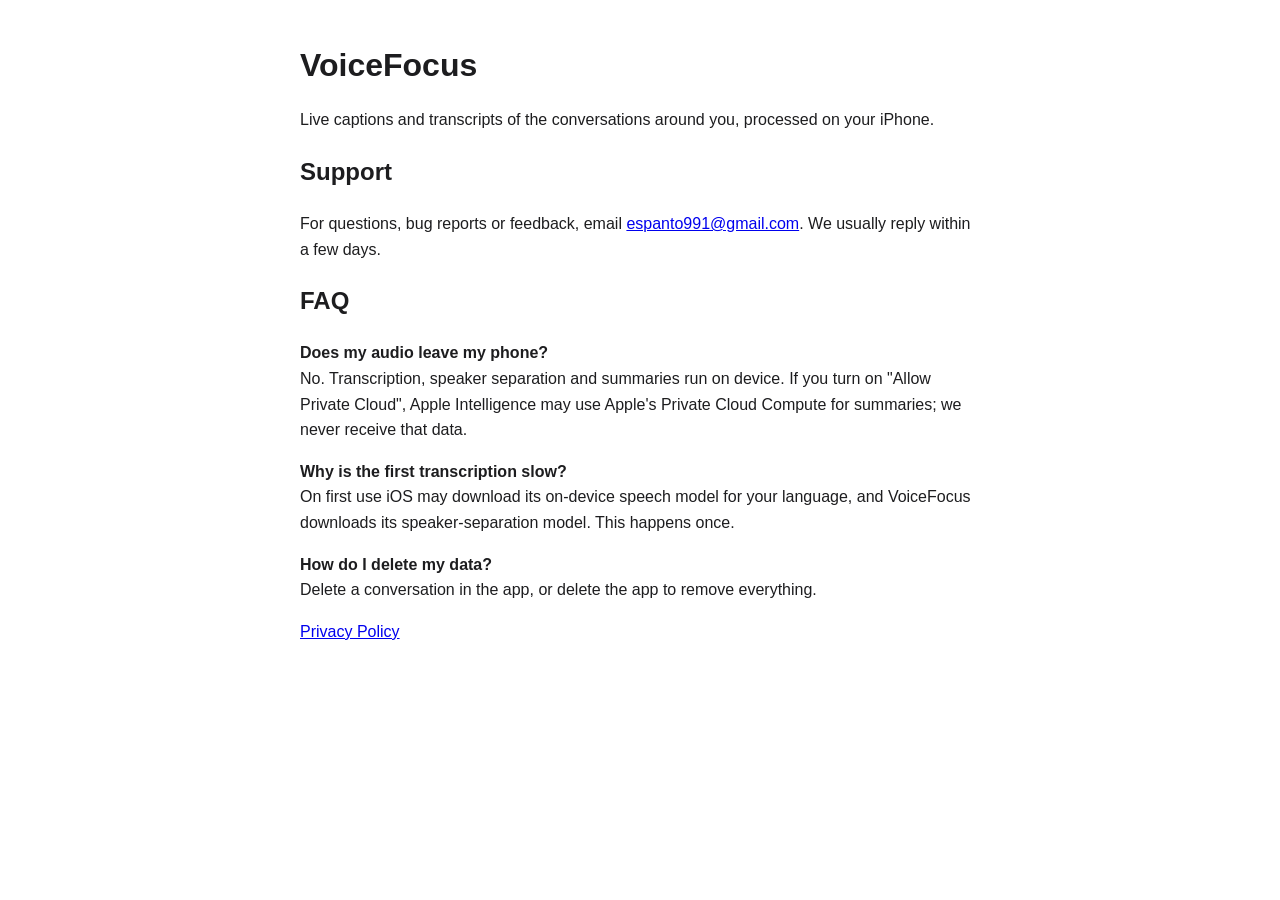
<file: index.html>
<!doctype html><html lang="en"><head><meta charset="utf-8"><meta name="viewport" content="width=device-width,initial-scale=1"><title>VoiceFocus Support</title><link rel="stylesheet" href="style.css"></head><body>
<h1>VoiceFocus</h1>
<p>Live captions and transcripts of the conversations around you, processed on your iPhone.</p>
<h2>Support</h2>
<p>For questions, bug reports or feedback, email <a href="mailto:espanto991@gmail.com">espanto991@gmail.com</a>. We usually reply within a few days.</p>
<h2>FAQ</h2>
<p><b>Does my audio leave my phone?</b><br>No. Transcription, speaker separation and summaries run on device. If you turn on "Allow Private Cloud", Apple Intelligence may use Apple's Private Cloud Compute for summaries; we never receive that data.</p>
<p><b>Why is the first transcription slow?</b><br>On first use iOS may download its on-device speech model for your language, and VoiceFocus downloads its speaker-separation model. This happens once.</p>
<p><b>How do I delete my data?</b><br>Delete a conversation in the app, or delete the app to remove everything.</p>
<p><a href="privacy.html">Privacy Policy</a></p>
</body></html>
</file>
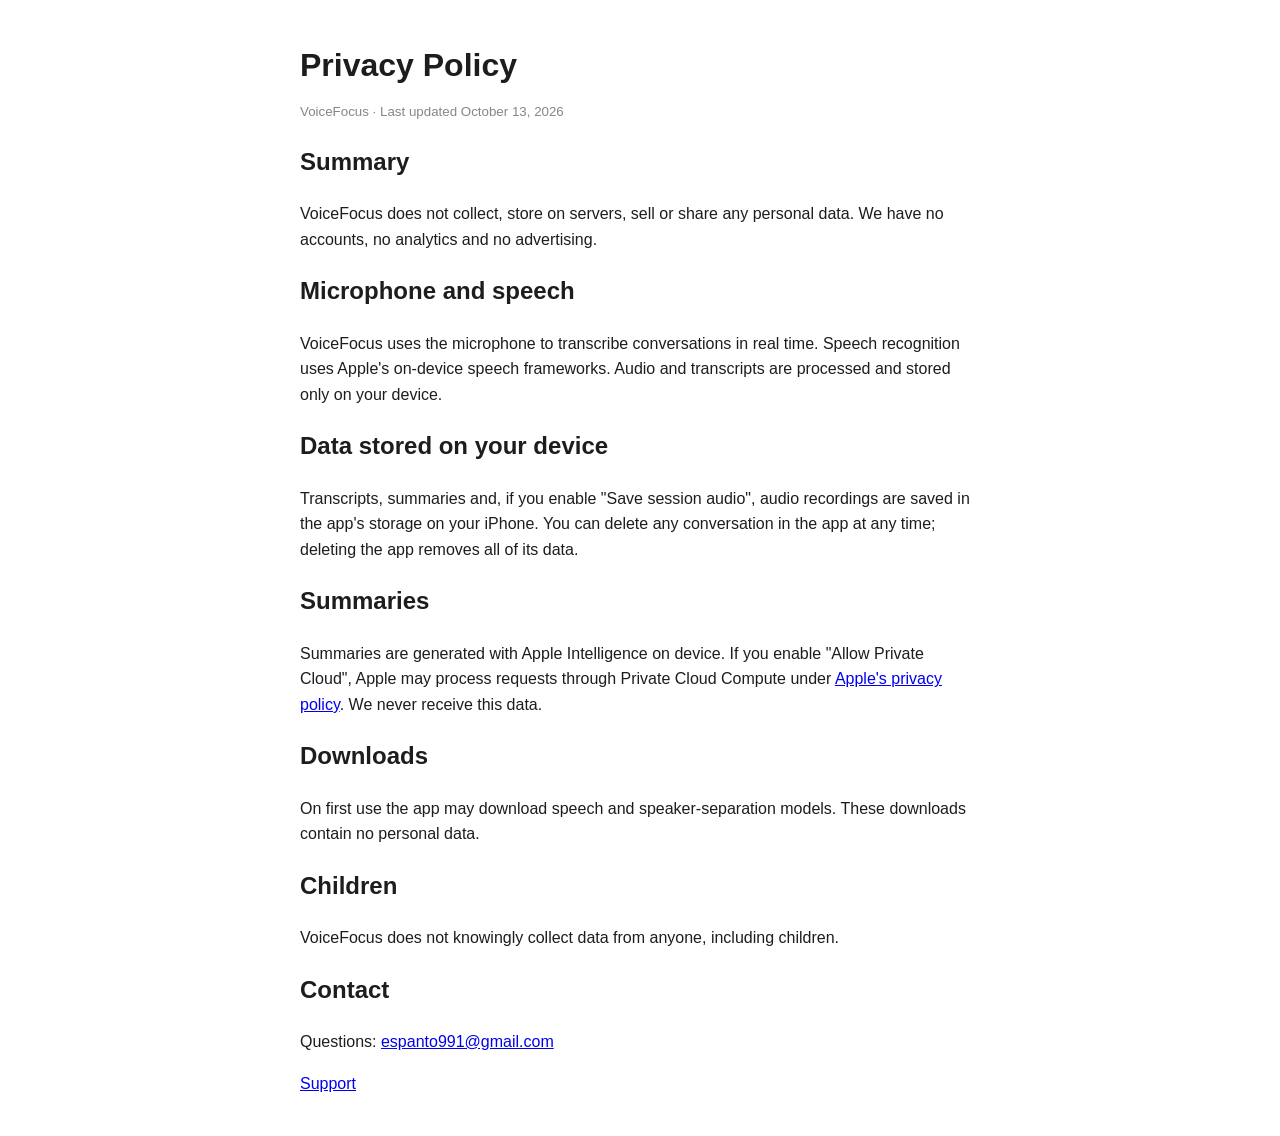
<file: privacy.html>
<!doctype html><html lang="en"><head><meta charset="utf-8"><meta name="viewport" content="width=device-width,initial-scale=1"><title>VoiceFocus Privacy</title><link rel="stylesheet" href="style.css"></head><body>
<h1>Privacy Policy</h1><small>VoiceFocus · Last updated October 13, 2026</small>
<h2>Summary</h2>
<p>VoiceFocus does not collect, store on servers, sell or share any personal data. We have no accounts, no analytics and no advertising.</p>
<h2>Microphone and speech</h2>
<p>VoiceFocus uses the microphone to transcribe conversations in real time. Speech recognition uses Apple's on-device speech frameworks. Audio and transcripts are processed and stored only on your device.</p>
<h2>Data stored on your device</h2>
<p>Transcripts, summaries and, if you enable "Save session audio", audio recordings are saved in the app's storage on your iPhone. You can delete any conversation in the app at any time; deleting the app removes all of its data.</p>
<h2>Summaries</h2>
<p>Summaries are generated with Apple Intelligence on device. If you enable "Allow Private Cloud", Apple may process requests through Private Cloud Compute under <a href="https://www.apple.com/legal/privacy/">Apple's privacy policy</a>. We never receive this data.</p>
<h2>Downloads</h2>
<p>On first use the app may download speech and speaker-separation models. These downloads contain no personal data.</p>
<h2>Children</h2>
<p>VoiceFocus does not knowingly collect data from anyone, including children.</p>
<h2>Contact</h2>
<p>Questions: <a href="mailto:espanto991@gmail.com">espanto991@gmail.com</a></p>
<p><a href="index.html">Support</a></p>
</body></html>
</file>
<file: style.css>
body{font-family:-apple-system,BlinkMacSystemFont,"Segoe UI",sans-serif;max-width:680px;margin:40px auto;padding:0 16px;line-height:1.6;color:#1d1d1f;background:#fff}
@media (prefers-color-scheme:dark){body{color:#f5f5f7;background:#000}a{color:#4da3ff}}
h1{font-size:2em;margin-bottom:.2em}small{color:#86868b}
</file>
